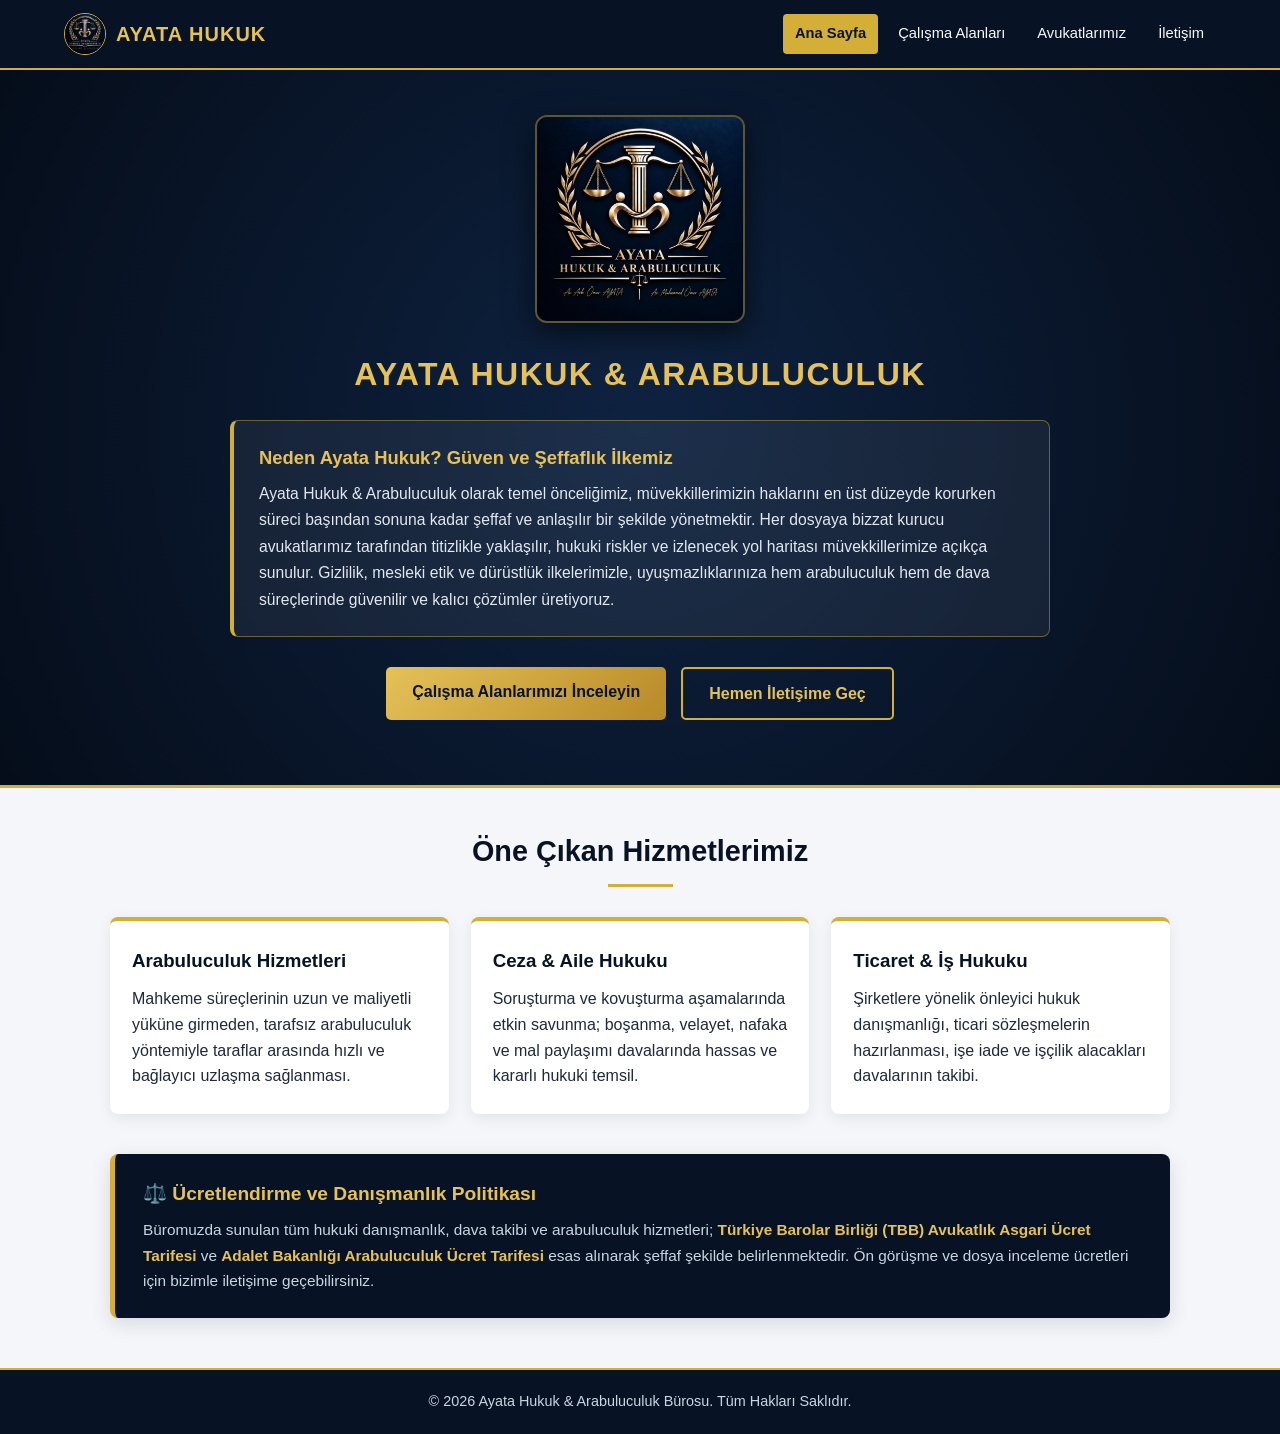
<file: index.html>
<!DOCTYPE html>
<html lang="tr">
<head>
    <meta charset="UTF-8">
    <meta name="viewport" content="width=device-width, initial-scale=1.0">
    <title>Ayata Hukuk & Arabuluculuk | Ana Sayfa</title>
    <link rel="stylesheet" href="style.css">
</head>
<body>

    <header>
        <a href="index.html" class="brand">
            <img src="logo.png" alt="Ayata Hukuk Logo" class="nav-logo">
            <span>AYATA HUKUK</span>
        </a>
        <nav>
            <a href="index.html" class="active">Ana Sayfa</a>
            <a href="calisma-alanlari.html">Çalışma Alanları</a>
            <a href="ekibimiz.html">Avukatlarımız</a>
            <a href="iletisim.html">İletişim</a>
        </nav>
    </header>

    <section class="hero">
        <img src="logo.png" alt="Ayata Hukuk & Arabuluculuk" class="hero-logo">
        <h1>AYATA HUKUK & ARABULUCULUK</h1>
        
        <div class="trust-box">
            <h3>Neden Ayata Hukuk? Güven ve Şeffaflık İlkemiz</h3>
            <p>
                Ayata Hukuk & Arabuluculuk olarak temel önceliğimiz, müvekkillerimizin haklarını en üst düzeyde korurken süreci başından sonuna kadar şeffaf ve anlaşılır bir şekilde yönetmektir. Her dosyaya bizzat kurucu avukatlarımız tarafından titizlikle yaklaşılır, hukuki riskler ve izlenecek yol haritası müvekkillerimize açıkça sunulur. Gizlilik, mesleki etik ve dürüstlük ilkelerimizle, uyuşmazlıklarınıza hem arabuluculuk hem de dava süreçlerinde güvenilir ve kalıcı çözümler üretiyoruz.
            </p>
        </div>

        <div class="hero-buttons">
            <a href="calisma-alanlari.html" class="btn">Çalışma Alanlarımızı İnceleyin</a>
            <a href="iletisim.html" class="btn btn-outline">Hemen İletişime Geç</a>
        </div>
    </section>

    <section class="container">
        <h2>Öne Çıkan Hizmetlerimiz</h2>
        <div class="grid">
            <div class="card">
                <h3>Arabuluculuk Hizmetleri</h3>
                <p>Mahkeme süreçlerinin uzun ve maliyetli yüküne girmeden, tarafsız arabuluculuk yöntemiyle taraflar arasında hızlı ve bağlayıcı uzlaşma sağlanması.</p>
            </div>
            <div class="card">
                <h3>Ceza & Aile Hukuku</h3>
                <p>Soruşturma ve kovuşturma aşamalarında etkin savunma; boşanma, velayet, nafaka ve mal paylaşımı davalarında hassas ve kararlı hukuki temsil.</p>
            </div>
            <div class="card">
                <h3>Ticaret & İş Hukuku</h3>
                <p>Şirketlere yönelik önleyici hukuk danışmanlığı, ticari sözleşmelerin hazırlanması, işe iade ve işçilik alacakları davalarının takibi.</p>
            </div>
        </div>

        <div class="fee-banner">
            <h3>⚖️ Ücretlendirme ve Danışmanlık Politikası</h3>
            <p>Büromuzda sunulan tüm hukuki danışmanlık, dava takibi ve arabuluculuk hizmetleri; <strong>Türkiye Barolar Birliği (TBB) Avukatlık Asgari Ücret Tarifesi</strong> ve <strong>Adalet Bakanlığı Arabuluculuk Ücret Tarifesi</strong> esas alınarak şeffaf şekilde belirlenmektedir. Ön görüşme ve dosya inceleme ücretleri için bizimle iletişime geçebilirsiniz.</p>
        </div>
    </section>

    <footer>
        <p>&copy; 2026 Ayata Hukuk & Arabuluculuk Bürosu. Tüm Hakları Saklıdır.</p>
    </footer>

</body>
</html>
</file>
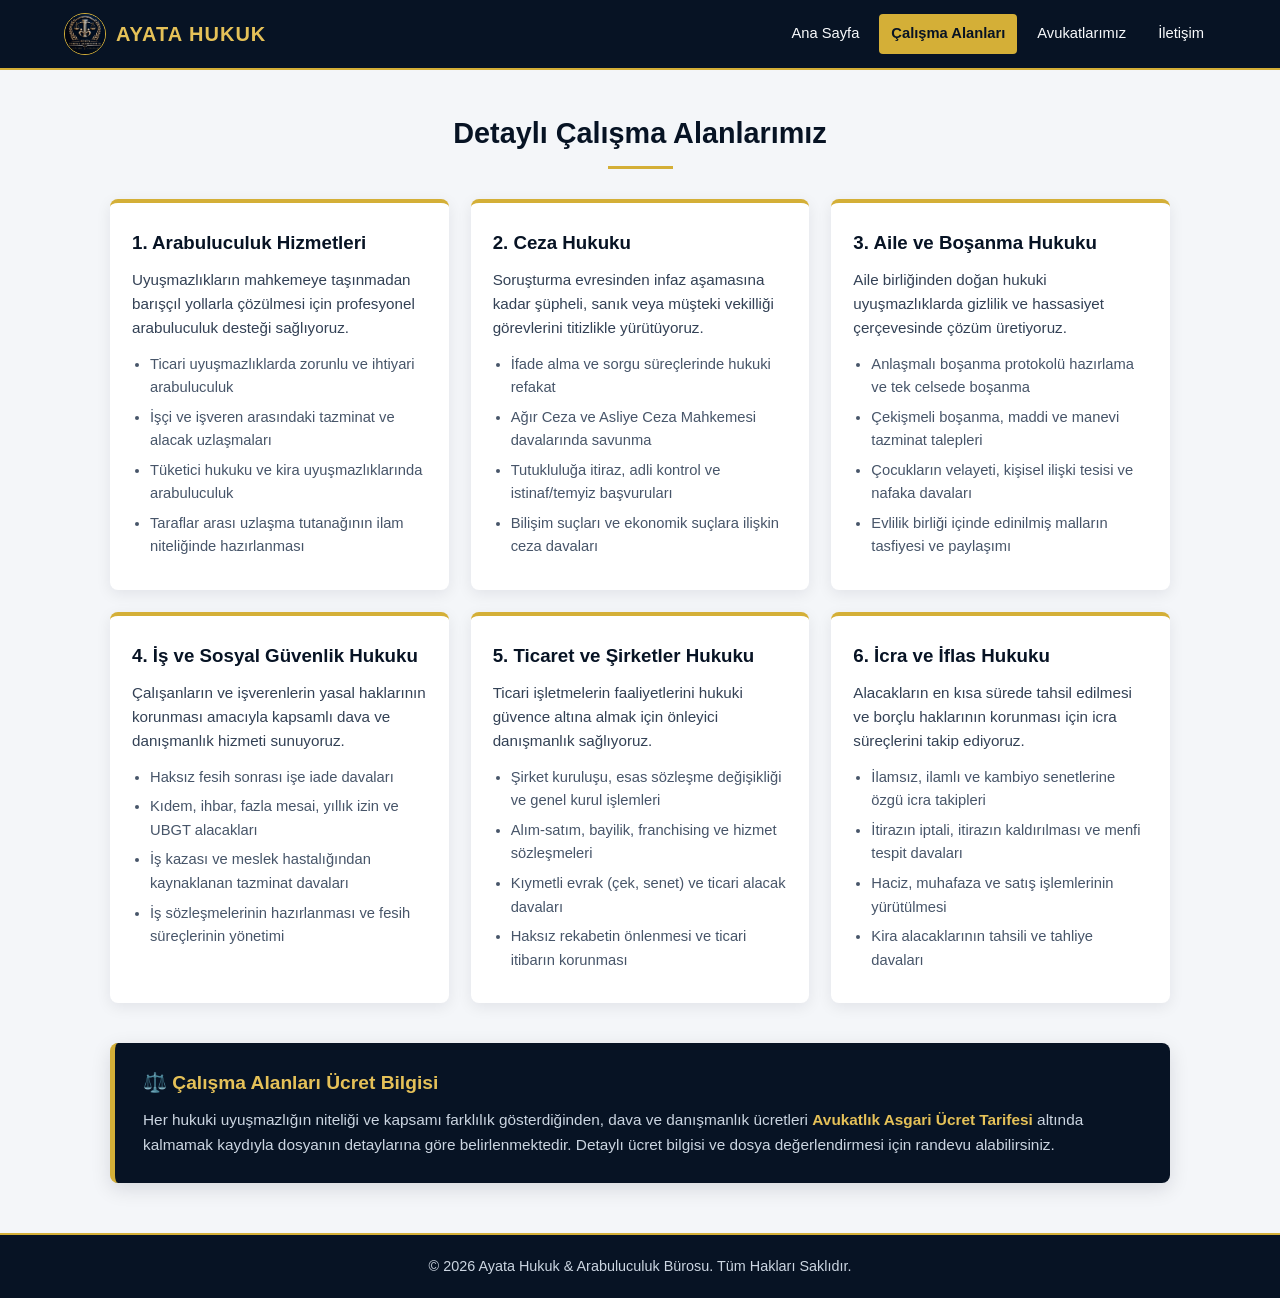
<file: calisma-alanlari.html>
<!DOCTYPE html>
<html lang="tr">
<head>
    <meta charset="UTF-8">
    <meta name="viewport" content="width=device-width, initial-scale=1.0">
    <title>Çalışma Alanları | Ayata Hukuk & Arabuluculuk</title>
    <link rel="stylesheet" href="style.css">
</head>
<body>

    <header>
        <a href="index.html" class="brand">
            <img src="logo.png" alt="Ayata Hukuk Logo" class="nav-logo">
            <span>AYATA HUKUK</span>
        </a>
        <nav>
            <a href="index.html">Ana Sayfa</a>
            <a href="calisma-alanlari.html" class="active">Çalışma Alanları</a>
            <a href="ekibimiz.html">Avukatlarımız</a>
            <a href="iletisim.html">İletişim</a>
        </nav>
    </header>

    <section class="container">
        <h2>Detaylı Çalışma Alanlarımız</h2>
        <div class="grid">
            <div class="card detail-card">
                <h3>1. Arabuluculuk Hizmetleri</h3>
                <p>Uyuşmazlıkların mahkemeye taşınmadan barışçıl yollarla çözülmesi için profesyonel arabuluculuk desteği sağlıyoruz.</p>
                <ul>
                    <li>Ticari uyuşmazlıklarda zorunlu ve ihtiyari arabuluculuk</li>
                    <li>İşçi ve işveren arasındaki tazminat ve alacak uzlaşmaları</li>
                    <li>Tüketici hukuku ve kira uyuşmazlıklarında arabuluculuk</li>
                    <li>Taraflar arası uzlaşma tutanağının ilam niteliğinde hazırlanması</li>
                </ul>
            </div>

            <div class="card detail-card">
                <h3>2. Ceza Hukuku</h3>
                <p>Soruşturma evresinden infaz aşamasına kadar şüpheli, sanık veya müşteki vekilliği görevlerini titizlikle yürütüyoruz.</p>
                <ul>
                    <li>İfade alma ve sorgu süreçlerinde hukuki refakat</li>
                    <li>Ağır Ceza ve Asliye Ceza Mahkemesi davalarında savunma</li>
                    <li>Tutukluluğa itiraz, adli kontrol ve istinaf/temyiz başvuruları</li>
                    <li>Bilişim suçları ve ekonomik suçlara ilişkin ceza davaları</li>
                </ul>
            </div>

            <div class="card detail-card">
                <h3>3. Aile ve Boşanma Hukuku</h3>
                <p>Aile birliğinden doğan hukuki uyuşmazlıklarda gizlilik ve hassasiyet çerçevesinde çözüm üretiyoruz.</p>
                <ul>
                    <li>Anlaşmalı boşanma protokolü hazırlama ve tek celsede boşanma</li>
                    <li>Çekişmeli boşanma, maddi ve manevi tazminat talepleri</li>
                    <li>Çocukların velayeti, kişisel ilişki tesisi ve nafaka davaları</li>
                    <li>Evlilik birliği içinde edinilmiş malların tasfiyesi ve paylaşımı</li>
                </ul>
            </div>

            <div class="card detail-card">
                <h3>4. İş ve Sosyal Güvenlik Hukuku</h3>
                <p>Çalışanların ve işverenlerin yasal haklarının korunması amacıyla kapsamlı dava ve danışmanlık hizmeti sunuyoruz.</p>
                <ul>
                    <li>Haksız fesih sonrası işe iade davaları</li>
                    <li>Kıdem, ihbar, fazla mesai, yıllık izin ve UBGT alacakları</li>
                    <li>İş kazası ve meslek hastalığından kaynaklanan tazminat davaları</li>
                    <li>İş sözleşmelerinin hazırlanması ve fesih süreçlerinin yönetimi</li>
                </ul>
            </div>

            <div class="card detail-card">
                <h3>5. Ticaret ve Şirketler Hukuku</h3>
                <p>Ticari işletmelerin faaliyetlerini hukuki güvence altına almak için önleyici danışmanlık sağlıyoruz.</p>
                <ul>
                    <li>Şirket kuruluşu, esas sözleşme değişikliği ve genel kurul işlemleri</li>
                    <li>Alım-satım, bayilik, franchising ve hizmet sözleşmeleri</li>
                    <li>Kıymetli evrak (çek, senet) ve ticari alacak davaları</li>
                    <li>Haksız rekabetin önlenmesi ve ticari itibarın korunması</li>
                </ul>
            </div>

            <div class="card detail-card">
                <h3>6. İcra ve İflas Hukuku</h3>
                <p>Alacakların en kısa sürede tahsil edilmesi ve borçlu haklarının korunması için icra süreçlerini takip ediyoruz.</p>
                <ul>
                    <li>İlamsız, ilamlı ve kambiyo senetlerine özgü icra takipleri</li>
                    <li>İtirazın iptali, itirazın kaldırılması ve menfi tespit davaları</li>
                    <li>Haciz, muhafaza ve satış işlemlerinin yürütülmesi</li>
                    <li>Kira alacaklarının tahsili ve tahliye davaları</li>
                </ul>
            </div>
        </div>

        <div class="fee-banner">
            <h3>⚖️ Çalışma Alanları Ücret Bilgisi</h3>
            <p>Her hukuki uyuşmazlığın niteliği ve kapsamı farklılık gösterdiğinden, dava ve danışmanlık ücretleri <strong>Avukatlık Asgari Ücret Tarifesi</strong> altında kalmamak kaydıyla dosyanın detaylarına göre belirlenmektedir. Detaylı ücret bilgisi ve dosya değerlendirmesi için randevu alabilirsiniz.</p>
        </div>
    </section>

    <footer>
        <p>&copy; 2026 Ayata Hukuk & Arabuluculuk Bürosu. Tüm Hakları Saklıdır.</p>
    </footer>

</body>
</html>
</file>
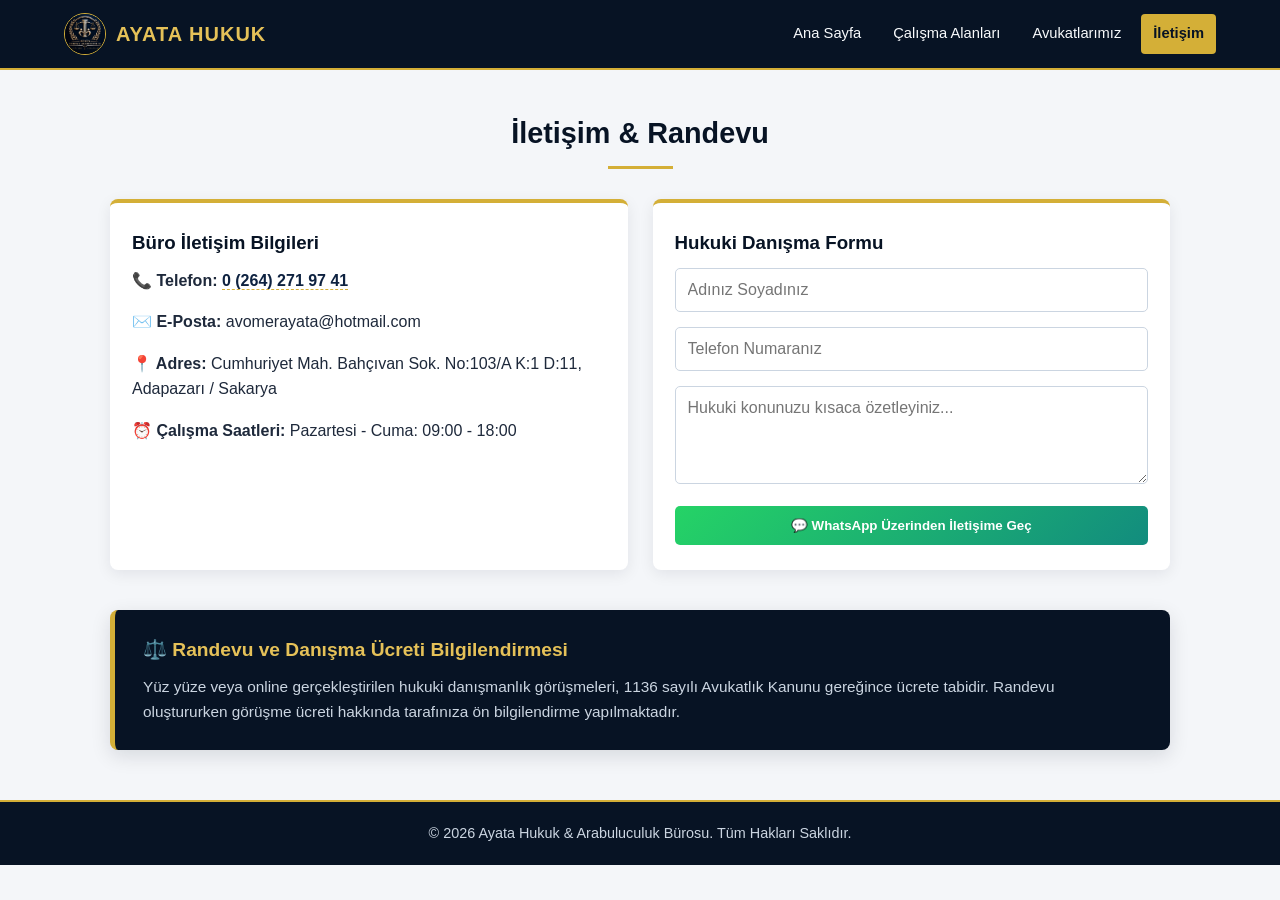
<file: iletisim.html>
<!DOCTYPE html>
<html lang="tr">
<head>
    <meta charset="UTF-8">
    <meta name="viewport" content="width=device-width, initial-scale=1.0">
    <title>İletişim | Ayata Hukuk & Arabuluculuk</title>
    <link rel="stylesheet" href="style.css">
</head>
<body>

    <header>
        <a href="index.html" class="brand">
            <img src="logo.png" alt="Ayata Hukuk Logo" class="nav-logo">
            <span>AYATA HUKUK</span>
        </a>
        <nav>
            <a href="index.html">Ana Sayfa</a>
            <a href="calisma-alanlari.html">Çalışma Alanları</a>
            <a href="ekibimiz.html">Avukatlarımız</a>
            <a href="iletisim.html" class="active">İletişim</a>
        </nav>
    </header>

    <section class="container">
        <h2>İletişim & Randevu</h2>
        <div class="contact-wrapper">
            <div class="contact-info card">
                <h3>Büro İletişim Bilgileri</h3>
                <p><strong>📞 Telefon:</strong> <a href="tel:+902642719741" class="contact-link">0 (264) 271 97 41</a></p>
                <p><strong>✉️ E-Posta:</strong> avomerayata@hotmail.com</p>
                <p><strong>📍 Adres:</strong> Cumhuriyet Mah. Bahçıvan Sok. No:103/A K:1 D:11, Adapazarı / Sakarya</p>
                <p><strong>⏰ Çalışma Saatleri:</strong> Pazartesi - Cuma: 09:00 - 18:00</p>
            </div>

            <div class="contact-form card">
                <h3>Hukuki Danışma Formu</h3>
                <form onsubmit="whatsappYonlendir(event)">
                    <input type="text" id="adSoyad" placeholder="Adınız Soyadınız" required>
                    <input type="tel" id="telefonNo" placeholder="Telefon Numaranız" required>
                    <textarea id="konuMesaj" rows="4" placeholder="Hukuki konunuzu kısaca özetleyiniz..." required></textarea>
                    
                    <button type="submit" class="btn" style="width: 100%; background: linear-gradient(135deg, #25D366, #128C7E); color: #fff;">
                        💬 WhatsApp Üzerinden İletişime Geç
                    </button>
                </form>
            </div>
        </div>

        <div class="fee-banner">
            <h3>⚖️ Randevu ve Danışma Ücreti Bilgilendirmesi</h3>
            <p>Yüz yüze veya online gerçekleştirilen hukuki danışmanlık görüşmeleri, 1136 sayılı Avukatlık Kanunu gereğince ücrete tabidir. Randevu oluştururken görüşme ücreti hakkında tarafınıza ön bilgilendirme yapılmaktadır.</p>
        </div>
    </section>

    <footer>
        <p>&copy; 2026 Ayata Hukuk & Arabuluculuk Bürosu. Tüm Hakları Saklıdır.</p>
    </footer>

        <script>
        function whatsappYonlendir(e) {
            e.preventDefault();
            
            var ad = document.getElementById("adSoyad").value;
            var tel = document.getElementById("telefonNo").value;
            var mesaj = document.getElementById("konuMesaj").value;
            
            var wpNumara = "905075121197";
            
            var hazirMetin = "Merhaba Ayata Hukuk, web siteniz üzerinden ulaşıyorum.%0A%0A" +
                             "*Ad Soyad:* " + encodeURIComponent(ad) + "%0A" +
                             "*Telefon:* " + encodeURIComponent(tel) + "%0A" +
                             "*Hukuki Konu:* " + encodeURIComponent(mesaj);
            
            var url = "https://wa.me/" + wpNumara + "?text=" + hazirMetin;
            window.open(url, "_blank");
        }
    </script>
</body>
</html>
</file>
<file: style.css>
* {
    margin: 0;
    padding: 0;
    box-sizing: border-box;
    font-family: 'Segoe UI', Tahoma, Geneva, Verdana, sans-serif;
}

body {
    background-color: #f4f6f9;
    color: #1e293b;
    line-height: 1.6;
    overflow-x: hidden;
}

/* Üst Menü */
header {
    background-color: #071324;
    color: #fff;
    padding: 0.8rem 5%;
    display: flex;
    justify-content: space-between;
    align-items: center;
    position: sticky;
    top: 0;
    z-index: 100;
    border-bottom: 2px solid #d4af37;
}

.brand {
    display: flex;
    align-items: center;
    text-decoration: none;
    color: #e5c158;
    font-size: 1.25rem;
    font-weight: bold;
    letter-spacing: 1px;
}

.nav-logo {
    height: 42px;
    width: 42px;
    object-fit: cover;
    border-radius: 50%;
    margin-right: 10px;
    border: 1.5px solid #d4af37;
}

nav {
    display: flex;
    gap: 8px;
}

nav a {
    color: #f8fafc;
    text-decoration: none;
    padding: 8px 12px;
    border-radius: 4px;
    transition: 0.3s;
    font-size: 0.92rem;
}

nav a:hover, nav a.active {
    background-color: #d4af37;
    color: #071324;
    font-weight: bold;
}

/* Karşılama Alanı (Hero) */
.hero {
    background: radial-gradient(circle at center, #0e2240 0%, #050d1a 100%);
    color: #fff;
    text-align: center;
    padding: 45px 20px 65px;
    border-bottom: 3px solid #d4af37;
}

.hero-logo {
    width: 210px;
    max-width: 75%;
    height: auto;
    border-radius: 12px;
    margin-bottom: 18px;
    box-shadow: 0 10px 30px rgba(0, 0, 0, 0.6);
    border: 2px solid rgba(212, 175, 55, 0.4);
}

.hero h1 {
    font-size: 2rem;
    color: #e5c158;
    letter-spacing: 1.5px;
    margin-bottom: 20px;
}

/* Güvenilirlik Kutusu */
.trust-box {
    max-width: 820px;
    margin: 0 auto 30px;
    background-color: rgba(255, 255, 255, 0.06);
    border: 1px solid rgba(212, 175, 55, 0.45);
    border-left: 4px solid #d4af37;
    padding: 22px 25px;
    border-radius: 8px;
    text-align: left;
}

.trust-box h3 {
    color: #e5c158;
    font-size: 1.15rem;
    margin-bottom: 8px;
}

.trust-box p {
    color: #e2e8f0;
    font-size: 0.98rem;
    line-height: 1.7;
    margin: 0;
}

.hero-buttons {
    display: flex;
    justify-content: center;
    gap: 15px;
    flex-wrap: wrap;
}

.btn {
    display: inline-block;
    background: linear-gradient(135deg, #e5c158, #b88a28);
    color: #071324;
    padding: 12px 26px;
    text-decoration: none;
    font-weight: bold;
    border-radius: 5px;
    border: none;
    cursor: pointer;
    transition: 0.3s;
    text-align: center;
}

.btn:hover {
    transform: translateY(-2px);
    box-shadow: 0 5px 15px rgba(212, 175, 55, 0.4);
}

.btn-outline {
    background: transparent;
    border: 2px solid #d4af37;
    color: #e5c158;
}

.btn-outline:hover {
    background: #d4af37;
    color: #071324;
}

/* İçerik ve Kartlar */
.container {
    max-width: 1100px;
    margin: 40px auto;
    padding: 0 20px;
}

h2 {
    text-align: center;
    color: #071324;
    margin-bottom: 30px;
    font-size: 1.8rem;
    position: relative;
}

h2::after {
    content: '';
    display: block;
    width: 65px;
    height: 3px;
    background-color: #d4af37;
    margin: 10px auto 0;
}

.grid {
    display: grid;
    grid-template-columns: repeat(auto-fit, minmax(300px, 1fr));
    gap: 22px;
}

.card {
    background: #fff;
    padding: 25px 22px;
    border-radius: 8px;
    box-shadow: 0 4px 15px rgba(7, 19, 36, 0.08);
    border-top: 4px solid #d4af37;
}

.card h3 {
    color: #071324;
    margin-bottom: 10px;
}

/* Çalışma Alanları Detay Listesi */
.detail-card p {
    margin-bottom: 12px;
    color: #334155;
    font-size: 0.95rem;
}

.detail-card ul {
    padding-left: 18px;
    color: #475569;
    font-size: 0.92rem;
}

.detail-card ul li {
    margin-bottom: 6px;
}

/* Ekip Kartları ve Avukat Profil Fotoğrafları */
.team-card {
    text-align: center;
}

.lawyer-photo {
    width: 145px;
    height: 145px;
    border-radius: 50%;
    object-fit: cover;
    object-position: top;
    border: 3px solid #d4af37;
    box-shadow: 0 5px 15px rgba(7, 19, 36, 0.2);
    margin: 0 auto 15px;
    display: block;
    background-color: #071324;
}

.badge {
    display: inline-block;
    background-color: #071324;
    color: #e5c158;
    font-size: 0.75rem;
    font-weight: bold;
    padding: 4px 12px;
    border-radius: 20px;
    margin-bottom: 15px;
    letter-spacing: 1px;
}

.role {
    color: #b88a28;
    font-weight: bold;
    margin-bottom: 12px;
}

/* Ücret Bilgilendirme Kutusu (Her Sayfanın Altında) */
.fee-banner {
    margin-top: 40px;
    background-color: #071324;
    color: #f8fafc;
    padding: 25px 28px;
    border-radius: 8px;
    border-left: 5px solid #d4af37;
    box-shadow: 0 6px 20px rgba(7, 19, 36, 0.12);
}

.fee-banner h3 {
    color: #e5c158;
    margin-bottom: 8px;
    font-size: 1.2rem;
}

.fee-banner p {
    color: #cbd5e1;
    font-size: 0.96rem;
    line-height: 1.65;
}

.fee-banner strong {
    color: #e5c158;
}

/* İletişim Alanı */
.contact-wrapper {
    display: grid;
    grid-template-columns: repeat(auto-fit, minmax(290px, 1fr));
    gap: 25px;
}

.contact-info p {
    margin-bottom: 16px;
    font-size: 1rem;
    word-break: break-word;
}

.contact-link {
    color: #0e2240;
    font-weight: bold;
    text-decoration: none;
    border-bottom: 1px dashed #d4af37;
}

form input, form textarea {
    width: 100%;
    padding: 12px;
    margin-bottom: 15px;
    border: 1px solid #cbd5e1;
    border-radius: 5px;
    font-size: 1rem;
}

form input:focus, form textarea:focus {
    outline: none;
    border-color: #d4af37;
}

/* Alt Bilgi */
footer {
    background-color: #071324;
    color: #cbd5e1;
    text-align: center;
    padding: 20px;
    margin-top: 50px;
    border-top: 2px solid #d4af37;
    font-size: 0.9rem;
}

/* TELEFON VE TABLET EKRAN UYUMU */
@media (max-width: 768px) {
    header {
        flex-direction: column;
        padding: 12px 15px;
        gap: 12px;
    }

    nav {
        width: 100%;
        justify-content: center;
        flex-wrap: wrap;
        gap: 6px;
    }

    nav a {
        padding: 7px 10px;
        font-size: 0.85rem;
        background-color: rgba(255, 255, 255, 0.08);
    }

    .hero {
        padding: 35px 15px 45px;
    }

    .hero h1 {
        font-size: 1.45rem;
    }

    .trust-box {
        padding: 18px;
    }

    .hero-buttons {
        flex-direction: column;
        width: 100%;
        max-width: 300px;
        margin: 0 auto;
    }

    .btn {
        width: 100%;
    }

    h2 {
        font-size: 1.5rem;
    }

    .grid, .contact-wrapper {
        grid-template-columns: 1fr;
    }
}
/* Tıklanabilir Fotoğraf Efekti ve Açılır Pencere (Modal) */
.clickable-photo {
    cursor: pointer;
    transition: transform 0.3s, box-shadow 0.3s;
}

.clickable-photo:hover {
    transform: scale(1.06);
    box-shadow: 0 8px 20px rgba(212, 175, 55, 0.5);
}

.click-hint {
    font-size: 0.8rem;
    color: #64748b;
    margin-bottom: 10px;
}

.modal {
    display: none;
    position: fixed;
    z-index: 999;
    left: 0;
    top: 0;
    width: 100%;
    height: 100%;
    background-color: rgba(7, 19, 36, 0.85);
    justify-content: center;
    align-items: center;
    padding: 20px;
}

.modal-content {
    background-color: #fff;
    padding: 30px 25px;
    border-radius: 10px;
    max-width: 500px;
    width: 100%;
    position: relative;
    text-align: center;
    border-top: 5px solid #d4af37;
    box-shadow: 0 15px 40px rgba(0, 0, 0, 0.5);
    animation: acilisEfekti 0.25s ease;
}

@keyframes acilisEfekti {
    from { transform: scale(0.9); opacity: 0; }
    to { transform: scale(1); opacity: 1; }
}

.close-btn {
    position: absolute;
    top: 12px;
    right: 18px;
    font-size: 28px;
    font-weight: bold;
    color: #071324;
    cursor: pointer;
}

.close-btn:hover {
    color: #b88a28;
}

.modal-photo {
    width: 120px;
    height: 120px;
    border-radius: 50%;
    object-fit: cover;
    object-position: top;
    border: 3px solid #d4af37;
    margin: 0 auto 12px;
    display: block;
}

.modal-details {
    text-align: left;
    margin-top: 15px;
    padding-top: 15px;
    border-top: 1px solid #e2e8f0;
    font-size: 0.95rem;
}

.modal-details p {
    margin-bottom: 8px;
}
/* =========================================
   SİTE İÇERİĞİ KOPYALAMA KORUMASI
   ========================================= */
body {
    -webkit-user-select: none; /* Safari ve Chrome */
    -moz-user-select: none;    /* Firefox */
    -ms-user-select: none;     /* Edge ve IE */
    user-select: none;         /* Standart kopyalama engeli */
}

/* Resimlerin sürüklenerek indirilmesini engeller */
img {
    -webkit-user-drag: none;
    pointer-events: auto;
}

/* Form kutularına yazı yazılabilmesini sağlar */
input, textarea {
    -webkit-user-select: text;
    -moz-user-select: text;
    -ms-user-select: text;
    user-select: text;
}

/* SADECE TELEFON NUMARASININ KOPYALANABİLMESİNİ SAĞLAR */
.contact-link {
    -webkit-user-select: all;
    -moz-user-select: all;
    -ms-user-select: all;
    user-select: all;
    cursor: text;
}
</file>
